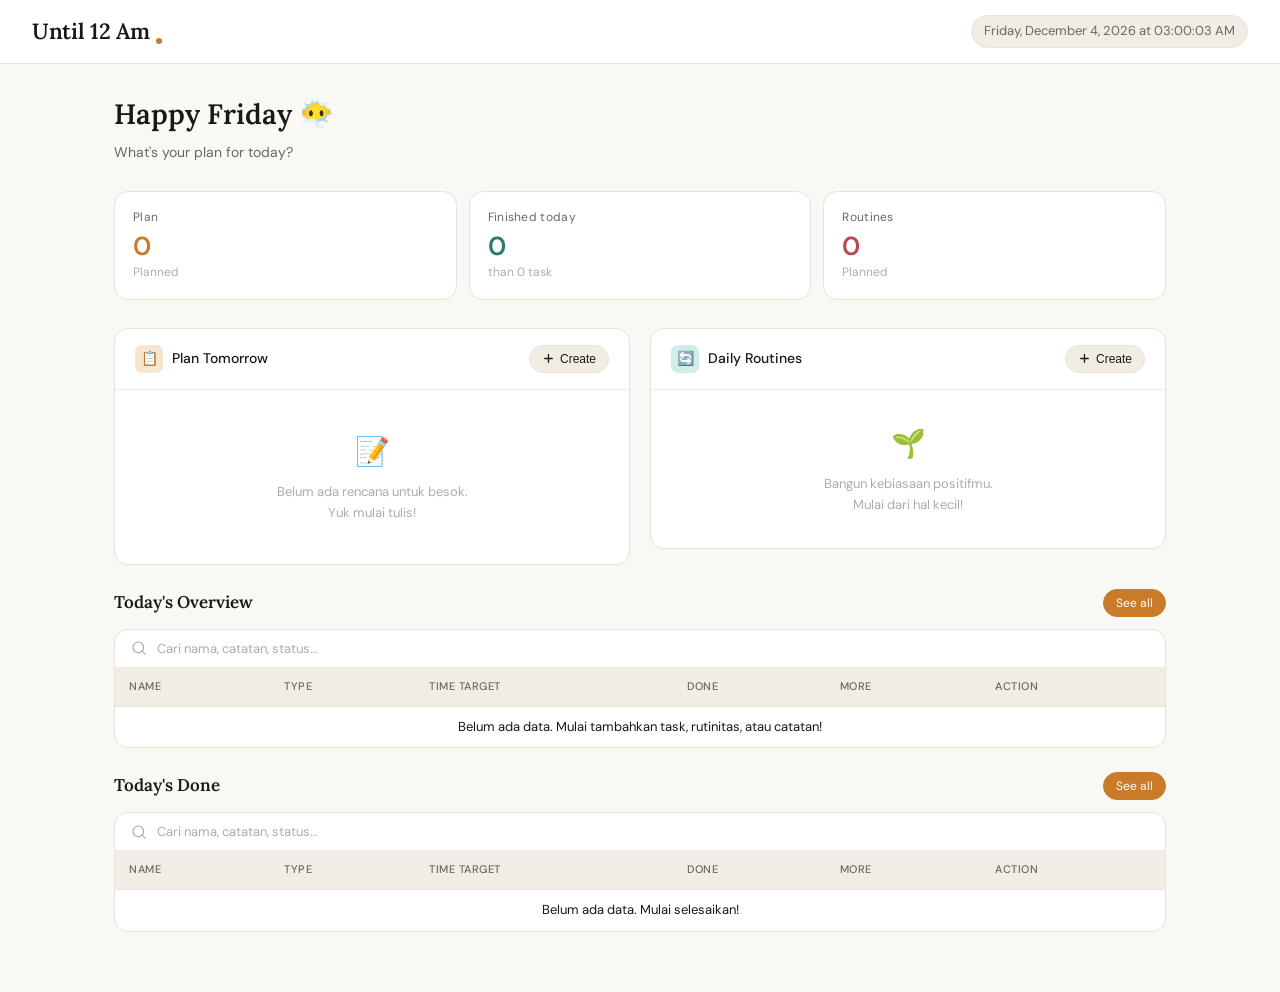
<file: index.html>
<!DOCTYPE html>
<html lang="id">
<head>
<meta charset="UTF-8" />
<meta name="viewport" content="width=device-width, initial-scale=1.0" />
<title>Daily Planner | Until 12 Am</title>
<link rel="preconnect" href="https://fonts.googleapis.com" />
<link rel="preconnect" href="https://fonts.gstatic.com" crossorigin />
<link href="https://fonts.googleapis.com/css2?family=Lora:ital,wght@0,400;0,600;1,400&family=DM+Sans:wght@300;400;500;600&display=swap" rel="stylesheet" />
<link rel="stylesheet" href="style.css" />
</head>
<body>

<!-- ── HEADER ── -->
<header>
  <div class="brand">
    <span class="brand-name">Until 12 Am</span>
    <div class="brand-dot"></div>
  </div>
  <div class="header-right">
    <span class="date-chip" id="dateChip"></span>
  </div>
</header>

<!-- ── MAIN ── -->
<main>
  <div class="greeting">
    <h1 id="greetingText"></h1>
    <p>What's your plan for today?</p>
  </div>

  <!-- Stats -->
  <div class="stats-row">
    <div class="stat-card amber">
      <div class="stat-label">Plan</div>
      <div class="stat-value" id="statTasks">0</div>
      <div class="stat-sub">Planned</div>
    </div>
    <div class="stat-card teal">
      <div class="stat-label">Finished today</div>
      <div class="stat-value" id="statDone">0</div>
      <div class="stat-sub">than <span id="statTotal">0</span> task</div>
    </div>
    <div class="stat-card rose">
      <div class="stat-label">Routines</div>
      <div class="stat-value" id="statRoutines">0</div>
      <div class="stat-sub">Planned</div>
    </div>
  </div>

  <!-- Columns -->
  <div class="columns">

    <!-- Left: Tasks + Routines -->
    <div style="display:flex;flex-direction:column;gap:20px;">

      <!-- TASKS -->
      <div class="section-card">
        <div class="section-head">
          <div class="section-title">
            <div class="section-icon amber">📋</div>
            Plan Tomorrow
          </div>
          <button class="btn-add" id="btnAddTask">
            <svg viewBox="0 0 24 24" fill="none" stroke="currentColor" stroke-width="2.5" stroke-linecap="round"><line x1="12" y1="5" x2="12" y2="19"/><line x1="5" y1="12" x2="19" y2="12"/></svg>
            Create
          </button>
        </div>
        <div class="list-is-empty">
          <div class="empty-state"><div class="empty-icon">📝</div><p>Belum ada rencana untuk besok.<br>Yuk mulai tulis!</p></div>
        </div>
      </div>
    </div>

    <!-- ROUTINES | RIGHT COLUMN -->
      <div class="section-card">
        <div class="section-head">
          <div class="section-title">
            <div class="section-icon teal">🔄</div>
            Daily Routines
          </div>
          <button class="btn-add" id="btnAddRoutine">
            <svg viewBox="0 0 24 24" fill="none" stroke="currentColor" stroke-width="2.5" stroke-linecap="round"><line x1="12" y1="5" x2="12" y2="19"/><line x1="5" y1="12" x2="19" y2="12"/></svg>
            Create
          </button>
        </div>
        <div class="routine-list-is-empty" id="routineList">
          <div class="empty-state"><div class="empty-icon">🌱</div><p>Bangun kebiasaan positifmu.<br>Mulai dari hal kecil!</p></div>
        </div>
      </div>

  </div>

   <!-- ── TABLE OVERVIEW ── -->
  <div class="table-section">
    <div class="table-section-head">
      <div class="table-section-title">
        Today's Overview
      </div>
      <div class="tbl-filters">
        <button class="tbl-filter-btn" id="btnFilterAllOverview" data-filter="all">See all</button>
      </div>
    </div>

    <div class="tbl-wrap">
      <!-- Search -->
      <div class="tbl-search-row">
        <svg class="tbl-search-icon" viewBox="0 0 24 24" fill="none" stroke="currentColor" stroke-width="1.8" stroke-linecap="round" width="16" height="16"><circle cx="11" cy="11" r="8"/><line x1="21" y1="21" x2="16.65" y2="16.65"/></svg>
        <input class="tbl-search-input" id="tblSearch" placeholder="Cari nama, catatan, status…" />
      </div>

    <!-- Table -->
      <div style="overflow-x:auto">
            <table class="data-table" id="dataTable">
        <thead>
            <tr>
            <th data-col="name">Name</th>
            <th data-col="type" class="type-col">Type</th>
            <th data-col="time" class="time-col">Time Target</th>
            <th data-col="status">Done</th>
            <th data-col="note" class="more-col">More</th>
            <th data-col="aksi">Action</th>
            </tr>
        </thead>
        <tbody id="tblBody">
        </tbody>
        </table>
      </div>
  </div>

  <div class="table-section">
    <div class="table-section-head">
      <div class="table-section-title">
        Today's Done
      </div>
      <div class="tbl-filters">
        <button class="tbl-filter-btn" id="btnFilterAllDone" data-filter="all">See all</button>
      </div>
    </div>

    <div class="tbl-wrap">
      <!-- Search -->
      <div class="tbl-search-row">
        <svg class="tbl-search-icon" viewBox="0 0 24 24" fill="none" stroke="currentColor" stroke-width="1.8" stroke-linecap="round" width="16" height="16"><circle cx="11" cy="11" r="8"/><line x1="21" y1="21" x2="16.65" y2="16.65"/></svg>
        <input class="tbl-search-input" id="tblSearch" placeholder="Cari nama, catatan, status…" />
      </div>

    <!-- Table -->
      <div style="overflow-x:auto">
            <table class="data-table" id="dataTable">
        <thead>
            <tr>
            <th data-col="name">Name</th>
            <th data-col="type" class="type-col">Type</th>
            <th data-col="time" class="time-col">Time Target</th>
            <th data-col="status">Done</th>
            <th data-col="note" class="more-col">More</th>
            <th data-col="aksi">Action</th>
            </tr>
        </thead>
        <tbody id="tblBodyDone">
        </tbody>
        </table>
      </div>
  </div>
</main>

<!-- ── MODAL: ADD TASK ── -->
<div class="modal-overlay-task" id="modalTask">
  <div class="modal">
    <form action="#" id="taskForm">
    <div class="modal-head">
      <h3>Add Plan</h3>
      <button class="modal-close-task" data-close="modalTask">×</button>
    </div>
    <div class="modal-body">
      <div>
        <label class="field-label">Plan Name *</label>
        <input Required type="text" id="taskName" placeholder="Your plan name" />
      </div>
      <div>
        <label class="field-label">Time are plane</label>
        <input Required type="time" id="taskTime" />
      </div>
      <div>
        <label class="field-label">First Tip (tips/tantangan yang diantisipasi)</label>
        <textarea Required id="taskNote" placeholder="Tulis hal yang perlu dipersiapkan atau tantangan yang mungkin dihadapi..."></textarea>
      </div>
    </div>
    <div class="modal-foot">
      <button type="submit" class="btn-save" id="saveTask">Simpan Rencana</button>
    </div>
    </form>
  </div>
</div>

<!-- ── MODAL: ROUTINE ── -->
<div class="modal-overlay-routine" id="modalRoutine">
  <div class="modal">
    <form action="#" id="routineForm">
    <div class="modal-head">
      <h3>Create Rutinitas</h3>
      <button class="modal-close-routine" data-close="modalRoutine">×</button>
    </div>
    <div class="modal-body">
      <div>
        <label class="field-label">Name Routines *</label>
        <input Required type="text" id="routineName" placeholder="Contoh: Olahraga pagi 20 menit" />
      </div>
      <div>
        <label class="field-label">Time are plane</label>
        <input Required type="time" id="routineTime" />
      </div>
      <div>
        <label class="field-label">Note</label>
        <textarea Required id="routineNote" placeholder="Tips agar rutinitas ini berjalan lancar..."></textarea>
      </div>
    </div>
    <div class="modal-foot">
      <button type="submit" class="btn-save" id="saveRoutine">Simpan Rutinitas</button>
    </div>
    </form>
  </div>
</div>

<div class="modal-overlay-table-true" id="modalTableTrue">
    <div class="table-card table-card-true">
        <div class="table-head table-head-true">
            <div class="table-title table-title-true">
                Your Table 
            </div>
            <button class="modal-close-table-true" data-close="modalTableTrue">×</button>
        </div>

        <div class="tbl-wrap tbl-wrap-true">
            <div style="overflow-x:auto">
                <table class="data-table data-table-true" id="dataTableTrue">
                    <thead>
                        <tr>
                            <th data-col="name">Name</th>
                            <th data-col="type" class="type-col">Type</th>
                            <th data-col="time" class="time-col">Time Target</th>
                            <th data-col="status">Done</th>
                            <th data-col="note" class="more-col">More</th>
                            <th data-col="aksi">Action</th>
                        </tr>
                    </thead>
                    <tbody id="tblBodyAbsoluteTrue">
                     <tr id="trTrue">
                      <td>Belum ada data</td>
                     </tr>
                    </tbody>
                </table>
            </div>
        </div>
    </div>
</div>

<div class="modal-overlay-table-false" id="modalTableFalse">
    <div class="table-card table-card-false">
        <div class="table-head table-head-false">
            <div class="table-title table-title-false">
                Your Table 
            </div>
            <button class="modal-close-table-false" data-close="modalTableFalse">×</button>
        </div>

        <div class="tbl-wrap tbl-wrap-false">
            <div style="overflow-x:auto">
                <table class="data-table data-table-false" id="dataTableFalse">
                    <thead>
                        <tr>
                            <th data-col="name">Name</th>
                            <th data-col="type" class="type-col">Type</th>
                            <th data-col="time" class="time-col">Time Target</th>
                            <th data-col="status">Done</th>
                            <th data-col="note" class="more-col">More</th>
                            <th data-col="aksi">Action</th>
                        </tr>
                    </thead>
                    <tbody id="tblBodyAbsoluteFalse">
                      <tr id="trFalse"><td>Belum ada data</td></tr>
                    </tbody>
                </table>
            </div>
        </div>
    </div>
</div>

<div class="modal-overlay-more">
<div class="more-card">
  <div class="more-card-head">
    <div class="more-card-title">
        Detail Item 
    </div>
    <button class="modal-close-more" data-close="modalMoreCard">×</button>
  </div>
  <div class="more-card-body">
    <div class="more-card-item">
      <div class="more-card-item-label">Name</div>
      <div class="more-card-item-value" id="moreCardName"></div>
    </div>
    <div class="more-card-item">
      <div class="more-card-item-label">Type</div>
      <div class="more-card-item-value" id="moreCardType"></div>
    </div>
    <div class="more-card-item">
      <div class="more-card-item-label">Time Target</div>
      <div class="more-card-item-value" id="moreCardTime"></div>
    </div>
    <div class="more-card-item">
      <div class="more-card-item-label">Notee</div>
      <div class="more-card-item-value" id="moreCardNote"></div>
    </div>
  </div>
</div>
<script defer src="script.js"></script>

</body>
</html>
</file>
<file: style.css>
*, *::before, *::after { box-sizing: border-box; margin: 0; padding: 0; }

  :root {
    --ink: #1a1814;
    --ink-soft: #6b6660;
    --ink-mute: #b0aba5;
    --paper: #faf8f4;
    --paper-warm: #f2ede4;
    --paper-card: #ffffff;
    --amber: #c97b2a;
    --amber-light: #f5e6cc;
    --amber-pale: #fdf7ee;
    --teal: #2a7b6e;
    --teal-light: #d0ede8;
    --rose: #b54a52;
    --rose-light: #f5dfe0;
    --sage: #5a7a5a;
    --sage-light: #ddeedd;
    --border: #e8e2d9;
    --border-soft: #f0ece5;
    --shadow: 0 2px 12px rgba(26,24,20,0.07);
    --shadow-hover: 0 6px 24px rgba(26,24,20,0.12);
    --radius: 14px;
    --radius-sm: 8px;
  }

  body {
    font-family: 'DM Sans', sans-serif;
    background: var(--paper);
    color: var(--ink);
    min-height: 100vh;
    line-height: 1.6;
  }

  /* ── HEADER ── */
  header {
    background: var(--paper-card);
    border-bottom: 1px solid var(--border);
    padding: 0 2rem;
    display: flex;
    align-items: center;
    justify-content: space-between;
    height: 64px;
    position: sticky;
    top: 0;
    z-index: 100;
  }

  .brand {
    display: flex;
    align-items: baseline;
    gap: 6px;
  }
  .brand-name {
    font-family: 'Lora', serif;
    font-size: 22px;
    font-weight: 600;
    color: var(--ink);
    letter-spacing: -0.3px;
  }
  .brand-dot {
    width: 6px; height: 6px;
    border-radius: 50%;
    background: var(--amber);
    margin-bottom: 5px;
    align-self: flex-end;
  }

  .header-right {
    display: flex;
    align-items: center;
    gap: 12px;
  }

  .date-chip {
    font-size: 13px;
    color: var(--ink-soft);
    background: var(--paper-warm);
    padding: 5px 12px;
    border-radius: 20px;
    border: 1px solid var(--border);
  }

  /* ── LAYOUT ── */
  main {
    max-width: 1100px;
    margin: 0 auto;
    padding: 28px 24px 60px;
  }

  .greeting {
    margin-bottom: 28px;
  }
  .greeting h1 {
    font-family: 'Lora', serif;
    font-size: 28px;
    font-weight: 600;
    color: var(--ink);
    margin-bottom: 4px;
  }
  .greeting p {
    font-size: 14px;
    color: var(--ink-soft);
  }

  /* Stats Row */
  .stats-row {
    display: grid;
    grid-template-columns: repeat(3, 1fr);
    gap: 12px;
    margin-bottom: 28px;
  }
  .stat-card {
    background: var(--paper-card);
    border: 1px solid var(--border);
    border-radius: var(--radius);
    padding: 16px 18px;
    transition: box-shadow 0.2s;
  }
  .stat-card:hover { box-shadow: var(--shadow); }
  .stat-label { font-size: 12px; color: var(--ink-soft); letter-spacing: 0.3px; margin-bottom: 6px; }
  .stat-value { font-size: 26px; font-weight: 600; color: var(--ink); line-height: 1; }
  .stat-sub { font-size: 12px; color: var(--ink-mute); margin-top: 4px; }
  .stat-card.amber .stat-value { color: var(--amber); }
  .stat-card.teal .stat-value { color: var(--teal); }
  .stat-card.rose .stat-value { color: var(--rose); }

  /* ── TWO COLUMN ── */
  .columns {
    display: grid;
    grid-template-columns: 1fr 1fr;
    gap: 20px;
    align-items: start;
  }

  /* ── SECTION CARD ── */
  .section-card {
    background: var(--paper-card);
    border: 1px solid var(--border);
    border-radius: var(--radius);
    overflow: hidden;
  }
  .section-head {
    padding: 16px 20px;
    border-bottom: 1px solid var(--border-soft);
    display: flex;
    align-items: center;
    justify-content: space-between;
  }
  .section-title {
    display: flex;
    align-items: center;
    gap: 9px;
    font-size: 14px;
    font-weight: 500;
  }
  .section-icon {
    width: 28px; height: 28px;
    border-radius: 7px;
    display: flex; align-items: center; justify-content: center;
    font-size: 14px;
  }
  .section-icon.amber { background: var(--amber-light); }
  .section-icon.teal  { background: var(--teal-light); }
  .section-icon.rose  { background: var(--rose-light); }

  .btn-add {
    font-size: 12px;
    font-weight: 500;
    padding: 6px 12px;
    border-radius: 20px;
    border: 1px solid var(--border);
    background: var(--paper-warm);
    color: var(--ink);
    cursor: pointer;
    transition: all 0.15s;
    display: flex; align-items: center; gap: 5px;
  }
  .btn-add:hover { border-color: var(--amber); color: var(--amber); background: var(--amber-pale); }
  .btn-add svg { width: 13px; height: 13px; }

  /* Task list */
  .list-is-empty { padding: 8px 0; min-height: 60px; }

  .task-item {
    padding: 12px 20px;
    border-bottom: 1px solid var(--border-soft);
    display: flex;
    align-items: flex-start;
    gap: 12px;
    cursor: pointer;
    transition: background 0.15s;
    position: relative;
  }
  .task-item:last-child { border-bottom: none; }
  .task-item:hover { background: var(--paper-warm); }

  .task-check {
    width: 18px; height: 18px;
    border-radius: 50%;
    border: 1.5px solid var(--border);
    flex-shrink: 0;
    margin-top: 2px;
    display: flex; align-items: center; justify-content: center;
    transition: all 0.2s;
  }
  .task-check.done { background: var(--teal); border-color: var(--teal); }
  .task-check.done::after { content: ''; display: block; width: 5px; height: 8px; border-right: 1.5px solid white; border-bottom: 1.5px solid white; transform: rotate(45deg) translate(-1px,-1px); }
  .task-check.failed { background: var(--rose-light); border-color: var(--rose); }
  .task-check.failed::after { content: '×'; color: var(--rose); font-size: 12px; font-weight: 600; line-height: 1; }

  .task-body { flex: 1; min-width: 0; }
  .task-name {
    font-size: 14px;
    font-weight: 400;
    color: var(--ink);
    line-height: 1.4;
    word-break: break-word;
  }
  .task-name.done { text-decoration: line-through; color: var(--ink-mute); }
  .task-time {
    font-size: 11px;
    color: var(--ink-mute);
    margin-top: 2px;
  }
  .task-has-note {
    display: inline-flex;
    align-items: center;
    gap: 3px;
    font-size: 11px;
    color: var(--amber);
    margin-top: 3px;
  }

  .task-actions {
    display: flex; gap: 4px;
    opacity: 0;
    transition: opacity 0.15s;
    flex-shrink: 0;
  }
  .task-item:hover .task-actions { opacity: 1; }
  .task-act-btn {
    width: 26px; height: 26px;
    border-radius: 6px;
    border: 1px solid var(--border);
    background: var(--paper-card);
    cursor: pointer;
    display: flex; align-items: center; justify-content: center;
    color: var(--ink-soft);
    font-size: 11px;
    transition: all 0.15s;
  }
  .task-act-btn:hover { border-color: currentColor; }
  .task-act-btn.note-btn:hover { color: var(--amber); }
  .task-act-btn.fail-btn:hover { color: var(--rose); }
  .task-act-btn.del-btn:hover { color: var(--rose); }
  .task-act-btn svg { width: 12px; height: 12px; }

  /* Routine list */
  .routine-list { padding: 8px 0; min-height: 60px; }
  .routine-item {
    padding: 12px 20px;
    border-bottom: 1px solid var(--border-soft);
    display: flex;
    align-items: center;
    gap: 12px;
    transition: background 0.15s;
    cursor: pointer;
  }
  .routine-item:last-child { border-bottom: none; }
  .routine-item:hover { background: var(--paper-warm); }
  .routine-dot {
    width: 10px; height: 10px;
    border-radius: 50%;
    background: var(--amber);
    flex-shrink: 0;
  }
  .routine-dot.active { background: var(--teal); }
  .routine-name { font-size: 14px; flex: 1; }
  .routine-streak {
    font-size: 11px;
    color: var(--ink-mute);
    display: flex; align-items: center; gap: 3px;
  }

  /* Notes */
  .note-list { padding: 8px 0; }
  .note-item {
    padding: 12px 20px;
    border-bottom: 1px solid var(--border-soft);
    cursor: pointer;
    transition: background 0.15s;
  }
  .note-item:last-child { border-bottom: none; }
  .note-item:hover { background: var(--paper-warm); }
  .note-tag {
    font-size: 10px;
    font-weight: 500;
    letter-spacing: 0.5px;
    text-transform: uppercase;
    padding: 2px 8px;
    border-radius: 20px;
    margin-bottom: 5px;
    display: inline-block;
  }
  .note-tag.tip { background: var(--teal-light); color: var(--teal); }
  .note-tag.challenge { background: var(--rose-light); color: var(--rose); }
  .note-tag.reflection { background: var(--amber-light); color: var(--amber); }
  .note-tag.general { background: var(--paper-warm); color: var(--ink-soft); border: 1px solid var(--border); }
  .note-title { font-size: 14px; font-weight: 500; color: var(--ink); margin-bottom: 2px; }
  .note-preview { font-size: 13px; color: var(--ink-soft); line-height: 1.4; white-space: nowrap; overflow: hidden; text-overflow: ellipsis; }
  .note-meta { font-size: 11px; color: var(--ink-mute); margin-top: 4px; }

  /* Empty state */
  .empty-state {
    padding: 32px 20px;
    text-align: center;
  }
  .empty-state .empty-icon { font-size: 28px; margin-bottom: 8px; }
  .empty-state p { font-size: 13px; color: var(--ink-mute); }

  /* ── TABLE SECTION — RESPONSIVE ── */

/* ─── Wrapper & Section ─── */
.table-section {
  margin-top: 24px;
}
.table-section-head {
  display: flex;
  align-items: flex-start;
  justify-content: space-between;
  flex-wrap: wrap;           /* ✅ wrap ke baris baru di layar kecil */
  gap: 10px;
  margin-bottom: 12px;
}
.table-section-title {
  font-family: 'Lora', serif;
  font-size: clamp(14px, 2vw, 17px);  /* ✅ fluid font size */
  font-weight: 600;
  color: var(--ink);
  display: flex;
  align-items: center;
  flex-wrap: wrap;           /* ✅ subtitle bisa turun ke baris baru */
  gap: 6px;
}
.table-section-title span {
  font-family: 'DM Sans', sans-serif;
  font-size: 11px;
  font-weight: 400;
  color: var(--ink-mute);
  letter-spacing: 0.3px;
}

/* ─── Filter Buttons ─── */
.tbl-filters {
  display: flex;
  gap: 6px;
  align-items: center;
  flex-wrap: wrap;           /* ✅ tombol tidak overflow, wrap ke bawah */
}
.tbl-filter-btn {
  font-size: 12px;
  padding: 5px 12px;
  border-radius: 20px;
  border: 1px solid var(--border);
  background: var(--amber); border-color: var(--amber);
  color: white;
  cursor: pointer;
  transition: all 0.15s;
  font-family: 'DM Sans', sans-serif;
  white-space: nowrap;       /* ✅ teks tombol tidak terpotong */
  touch-action: manipulation;/* ✅ tap lebih responsif di mobile */
}
.tbl-filter-btn:hover { background-color: var(--amber-light); color: #1a1814; }

/* ─── Table Wrapper ─── */
.tbl-wrap {
  background: var(--paper-card);
  border: 1px solid var(--border);
  border-radius: var(--radius);
  overflow: hidden;          /* tetap hidden untuk sudut bulat */
}

/* ─── Search Row ─── */
.tbl-search-row {
  padding: 10px 16px;
  border-bottom: 1px solid var(--border-soft);
  display: flex;
  align-items: center;
  gap: 10px;
}
.tbl-search-icon { color: var(--ink-mute); font-size: 14px; flex-shrink: 0; }
.tbl-search-input {
  flex: 1;
  min-width: 0;              /* ✅ mencegah input overflow di flex container */
  border: none;
  background: none;
  font-size: 13px;
  color: var(--ink);
  font-family: 'DM Sans', sans-serif;
  outline: none;
  padding: 0;
}
.tbl-search-input::placeholder { color: var(--ink-mute); }

/* ─── Data Table ─── */
.data-table {
  width: 100%;
  border-collapse: collapse;
  font-size: clamp(12px, 1.5vw, 13px); /* ✅ fluid font */
}
.data-table thead tr {
  background: var(--paper-warm);
  border-bottom: 1px solid var(--border);
}
.data-table thead th {
  padding: 10px 14px;        /* ✅ padding lebih compact */
  text-align: left;
  font-size: 11px;
  font-weight: 500;
  color: var(--ink-soft);
  letter-spacing: 0.5px;
  text-transform: uppercase;
  white-space: nowrap;
  cursor: pointer;
  user-select: none;
  transition: color 0.15s;
}
.data-table thead th:hover { color: var(--amber); }
.data-table thead th.sorted { color: var(--amber); }
.sort-arrow { display: inline-block; margin-left: 4px; opacity: 0.5; font-size: 10px; }
.sorted .sort-arrow { opacity: 1; }

/* ─── Table Body ─── */
.data-table tbody tr {
  border-bottom: 1px solid var(--border-soft);
  transition: background 0.12s;
  cursor: default;
}
.data-table tbody tr:last-child { border-bottom: none; }
.data-table tbody tr:hover { background: var(--amber-pale); }

.data-table td {
  padding: 10px 14px;        /* ✅ padding compact, konsisten dgn th */
  color: var(--ink);
  vertical-align: middle;
}
.td-name {
  font-weight: 500;
  max-width: 200px;          /* ✅ dikecilkan agar tidak terlalu lebar di mobile */
}
.td-name-text {
  white-space: nowrap;
  overflow: hidden;
  text-overflow: ellipsis;
  display: block;
}
.td-time { color: var(--ink-soft); white-space: nowrap; }
.td-type { white-space: nowrap; }

/* ========================================== */
/* ── TABLE CARD (TRUE & FALSE) ── */
/* ========================================== */
.table-card-true, 
.table-card-false {
  background: var(--paper-card);
  border: 1px solid var(--border);
  border-radius: var(--radius);
  overflow: hidden;
  padding: 1rem;
  width: 85%;
}

.table-head-true, 
.table-head-false {
  display: flex;
  align-items: flex-start;
  justify-content: space-between;
  flex-wrap: wrap;           /* ✅ wrap ke baris baru di layar kecil */
  gap: 10px;
  margin-bottom: 12px;
}

.table-title-true, 
.table-title-false {
  font-family: 'Lora', serif;
  font-size: clamp(14px, 2vw, 17px);  /* ✅ fluid font size */
  font-weight: 600;
  color: var(--ink);
  display: flex;
  align-items: center;
  flex-wrap: wrap;           /* ✅ subtitle bisa turun ke baris baru */
  gap: 6px;
}

/* ─── Table Wrapper ─── */
.tbl-wrap-true, 
.tbl-wrap-false {
  background: var(--paper-card);
  border: 1px solid var(--border);
  border-radius: var(--radius);
  overflow: hidden;          /* tetap hidden untuk sudut bulat */
}

/* ========================================== */
/* ── DATA TABLE SYSTEM ── */
/* ========================================== */
.data-table-true, 
.data-table-false {
  width: 100%;
  border-collapse: collapse;
  font-size: clamp(12px, 1.5vw, 13px); /* ✅ fluid font */
}

.data-table-true thead tr, 
.data-table-false thead tr {
  background: var(--paper-warm);
  border-bottom: 1px solid var(--border);
}

.data-table-true thead th, 
.data-table-false thead th {
  padding: 10px 14px;        /* ✅ padding lebih compact */
  text-align: left;
  font-size: 11px;
  font-weight: 500;
  color: var(--ink-soft);
  letter-spacing: 0.5px;
  text-transform: uppercase;
  white-space: nowrap;
  cursor: pointer;
  user-select: none;
  transition: color 0.15s;
}

/* ─── Hover & Sort States (Dipisah agar mudah diredesign) ─── */
.data-table-true thead th:hover, .data-table-true thead th.sorted { color: var(--amber); }
.data-table-false thead th:hover, .data-table-false thead th.sorted { color: var(--amber); } /* 💡 Bisa diganti warna lain jika ingin beda */

.sort-arrow { display: inline-block; margin-left: 4px; opacity: 0.5; font-size: 10px; }
.sorted .sort-arrow { opacity: 1; }

/* ========================================== */
/* ── TABLE BODY & ROWS ── */
/* ========================================== */
.data-table-true tbody tr, 
.data-table-false tbody tr {
  border-bottom: 1px solid var(--border-soft);
  transition: background 0.12s;
  cursor: default;
}

.data-table-true tbody tr:last-child, 
.data-table-false tbody tr:last-child { 
  border-bottom: none; 
}

/* Hover Row (Dipisah agar warna background hover bisa dibedakan nanti) */
.data-table-true tbody tr:hover { background: var(--amber-pale); }
.data-table-false tbody tr:hover { background: var(--amber-pale); } /* 💡 Bisa diganti misal: var(--red-pale) */

.data-table-true td, 
.data-table-false td {
  padding: 10px 14px;        /* ✅ padding compact, konsisten dgn th */
  color: var(--ink);
  vertical-align: middle;
}

/* ─── Column Utilities (Berlaku global di kedua tabel) ─── */
.td-name {
  font-weight: 500;
  max-width: 200px;          /* ✅ dikecilkan agar tidak terlalu lebar di mobile */
}
.td-name-text {
  white-space: nowrap;
  overflow: hidden;
  text-overflow: ellipsis;
  display: block;
}
.td-time { color: var(--ink-soft); white-space: nowrap; }
.td-type { white-space: nowrap; }

/* ─── Status Pills ─── */
.status-pill {
  display: inline-flex;
  align-items: center;
  gap: 4px;
  padding: 3px 9px;
  border-radius: 20px;
  font-size: 11px;
  font-weight: 500;
  white-space: nowrap;
}
.status-pill.pending    { background: var(--paper-warm); color: var(--ink-soft); border: 1px solid var(--border); }
.status-pill.done       { background: var(--teal-light); color: var(--teal); }
.status-pill.failed     { background: var(--rose-light); color: var(--rose); }
.status-pill.routine    { background: var(--amber-light); color: var(--amber); }
.status-pill.note-tip         { background: var(--teal-light); color: var(--teal); }
.status-pill.note-challenge   { background: var(--rose-light); color: var(--rose); }
.status-pill.note-reflection  { background: var(--amber-light); color: var(--amber); }
.status-pill.note-general     { background: var(--paper-warm); color: var(--ink-soft); border: 1px solid var(--border); }
.btn-more p {padding: 0.5rem;}
.btn-more { align-items: center; justify-content: center; border-radius: 10%; background-color: var(--sage); }
.btn-more:hover{cursor: pointer; background-color: var(--sage-light);}
.btn-done p {padding: 0.5rem;}
.btn-done {align-items: center; justify-content: center;border-radius: 10%;background-color: var(--teal);}
.btn-done:hover{cursor: pointer; background-color: var(--teal-light);}
.btn-remove p {padding: 0.5rem;}
.btn-remove{align-items: center; justify-content: center; border-radius: 10%; background-color: var(--rose);}
.btn-remove:hover{cursor: pointer; background-color: var(--rose-light);}

/* ─── Empty State ─── */
.tbl-empty {
  padding: 40px 16px;
  text-align: center;
  color: var(--ink-mute);
  font-size: 13px;
}

/* ─── Footer & Pagination ─── */
.tbl-footer {
  padding: 10px 14px;
  border-top: 1px solid var(--border-soft);
  display: flex;
  align-items: center;
  justify-content: space-between;
  flex-wrap: wrap;           /* ✅ wrap di layar kecil */
  gap: 8px;
  font-size: 12px;
  color: var(--ink-mute);
}
.tbl-pagination {
  display: flex;
  gap: 4px;
  flex-wrap: wrap;           /* ✅ tombol pagination tidak overflow */
}

/* MODAL OVERLAY MORE */
.modal-overlay-more {position:fixed; inset:0;background:rgba(26,24,20,0.45);z-index:300;display:none;align-items:center;justify-content:center;padding:16px;}
.more-card {width: 100%; max-width: 400px; background: var(--paper); border-radius: 10px; overflow: hidden; font-size: 13px;box-shadow: 0 4px 12px rgba(26,24,20,0.1);animation: modalUp 0.3s forwards;}
.more-card-head {padding: 16px 20px; border-bottom: 1px solid var(--border-soft); display: flex; align-items: center; justify-content: space-between;}
.more-card-title { font-weight: 500; color: var(--ink); }
.more-card-body { padding: 16px 20px; }
.more-card-item { display: flex; align-items: center; gap: 8px; margin-bottom: 8px; }
.more-card-item-label { color: var(--ink); font-weight: 500; min-width: 80px; }
.more-card-item-value { flex: 1; word-break: break-all; }

  /* ── MODAL ── */
  .modal-overlay-task {
    position: fixed; inset: 0;
    background: rgba(26,24,20,0.45);
    z-index: 300;
    display: none;
    align-items: center;
    justify-content: center;
    padding: 16px;
  }

  .modal-overlay-routine {
    position: fixed; inset: 0;
    background: rgba(26,24,20,0.45);
    z-index: 300;
    display: none;
    align-items: center;
    justify-content: center;
    padding: 16px;
  }

  .modal-overlay-table-true {
    position: fixed; inset: 0;
    background: rgba(26,24,20,0.45);
    z-index: 300;
    display: none;
    align-items: stretch;
    justify-content: center;
    padding: 16px; 
  }
  .modal-overlay-table-false {
    position: fixed; inset: 0;
    background: rgba(26,24,20,0.45);
    z-index: 300;
    display: none;
    align-items: stretch;
    justify-content: center;
    padding: 16px;
  }
  .modal-overlay.open { display: flex; animation: fadeIn 0.18s ease; }
  @keyframes fadeIn { from { opacity: 0; } to { opacity: 1; } }

  .modal {
    background: var(--paper-card);
    border-radius: var(--radius);
    width: 100%;
    max-width: 480px;
    box-shadow: 0 20px 60px rgba(26,24,20,0.2);
    animation: modalUp 0.2s ease;
  }
  @keyframes modalUp { from { transform: translateY(16px); opacity: 0; } to { transform: translateY(0); opacity: 1; } }

  .modal-head {
    padding: 18px 22px 14px;
    border-bottom: 1px solid var(--border-soft);
    display: flex;
    align-items: center;
    justify-content: space-between;
  }
  .modal-head h3 { font-family: 'Lora', serif; font-size: 18px; font-weight: 600; }
  .modal-close-task,
  .modal-close-routine,
  .modal-close-table-true,
  .modal-close-table-false {
    width: 30px; height: 30px;
    border-radius: 50%;
    border: 1px solid var(--border);
    background: none;
    cursor: pointer;
    display: flex; align-items: center; justify-content: center;
    color: var(--ink-soft);
    font-size: 16px;
    line-height: 1;
    transition: all 0.15s;
  }
  
  .modal-close-task:hover { background: var(--paper-warm); border-color: var(--rose); color: var(--rose); }
  .modal-close-routine:hover { background: var(--paper-warm); border-color: var(--rose); color: var(--rose); }
  .modal-close-table-true:hover { background: var(--paper-warm); border-color: var(--rose); color: var(--rose); }
  .modal-close-table-false:hover { background: var(--paper-warm); border-color: var(--rose); color: var(--rose); }

  .modal-body { padding: 18px 22px; display: flex; flex-direction: column; gap: 14px; }

  label.field-label {
    font-size: 12px;
    font-weight: 500;
    color: var(--ink-soft);
    letter-spacing: 0.3px;
    margin-bottom: 5px;
    display: block;
  }
  input[type="text"], input[type="time"], textarea, select {
    width: 100%;
    padding: 9px 12px;
    border: 1px solid var(--border);
    border-radius: var(--radius-sm);
    font-family: 'DM Sans', sans-serif;
    font-size: 14px;
    color: var(--ink);
    background: var(--paper);
    transition: border-color 0.15s;
    outline: none;
  }
  input[type="text"]:focus, input[type="time"]:focus, textarea:focus, select:focus {
    border-color: var(--amber);
    background: var(--amber-pale);
  }
  textarea { resize: vertical; min-height: 80px; }

  .tag-select { display: flex; gap: 8px; flex-wrap: wrap; }
  .tag-opt {
    padding: 5px 12px;
    border-radius: 20px;
    font-size: 12px;
    font-weight: 500;
    border: 1.5px solid transparent;
    cursor: pointer;
    transition: all 0.15s;
  }
  .tag-opt.tip { background: var(--teal-light); color: var(--teal); }
  .tag-opt.challenge { background: var(--rose-light); color: var(--rose); }
  .tag-opt.reflection { background: var(--amber-light); color: var(--amber); }
  .tag-opt.general { background: var(--paper-warm); color: var(--ink-soft); }
  .tag-opt.selected { border-color: currentColor; box-shadow: 0 0 0 2px currentColor; }

  .modal-foot {
    padding: 14px 22px;
    border-top: 1px solid var(--border-soft);
    display: flex;
    justify-content: flex-end;
    gap: 10px;
  }
  .btn-cancel {
    padding: 9px 18px;
    border-radius: var(--radius-sm);
    border: 1px solid var(--border);
    background: none;
    font-family: 'DM Sans', sans-serif;
    font-size: 14px;
    color: var(--ink-soft);
    cursor: pointer;
    transition: all 0.15s;
  }
  .btn-cancel:hover { background: var(--paper-warm); }
  .btn-save {
    padding: 9px 20px;
    border-radius: var(--radius-sm);
    border: none;
    background: var(--amber);
    font-family: 'DM Sans', sans-serif;
    font-size: 14px;
    font-weight: 500;
    color: white;
    cursor: pointer;
    transition: all 0.15s;
  }
  .btn-save:hover { background: #b56d22; transform: translateY(-1px); }
  .btn-save:active { transform: translateY(0); }

  /* Reason modal */
  .reason-label {
    font-size: 13px;
    color: var(--ink-soft);
    line-height: 1.5;
  }
  .reason-label strong { color: var(--ink); }

  /* Note detail */
  .note-detail-tag { font-size: 11px; font-weight: 500; letter-spacing: 0.5px; text-transform: uppercase; margin-bottom: 8px; }
  .note-detail-body { font-size: 14px; color: var(--ink); line-height: 1.7; white-space: pre-wrap; }

  

  /* Responsive */
  @media (max-width: 720px) {
    .columns { grid-template-columns: 1fr; }
    .stats-row { grid-template-columns: 1fr 1fr; }
    .stats-row .stat-card:last-child { grid-column: span 2; }
    main { padding: 20px 14px 48px; }
    header { padding: 0 14px; }
    .modal { max-width: 100%; }
    .td { display: none; }
    .type-col { display: none; }
    .time-col { display: none; }
  }
</file>
